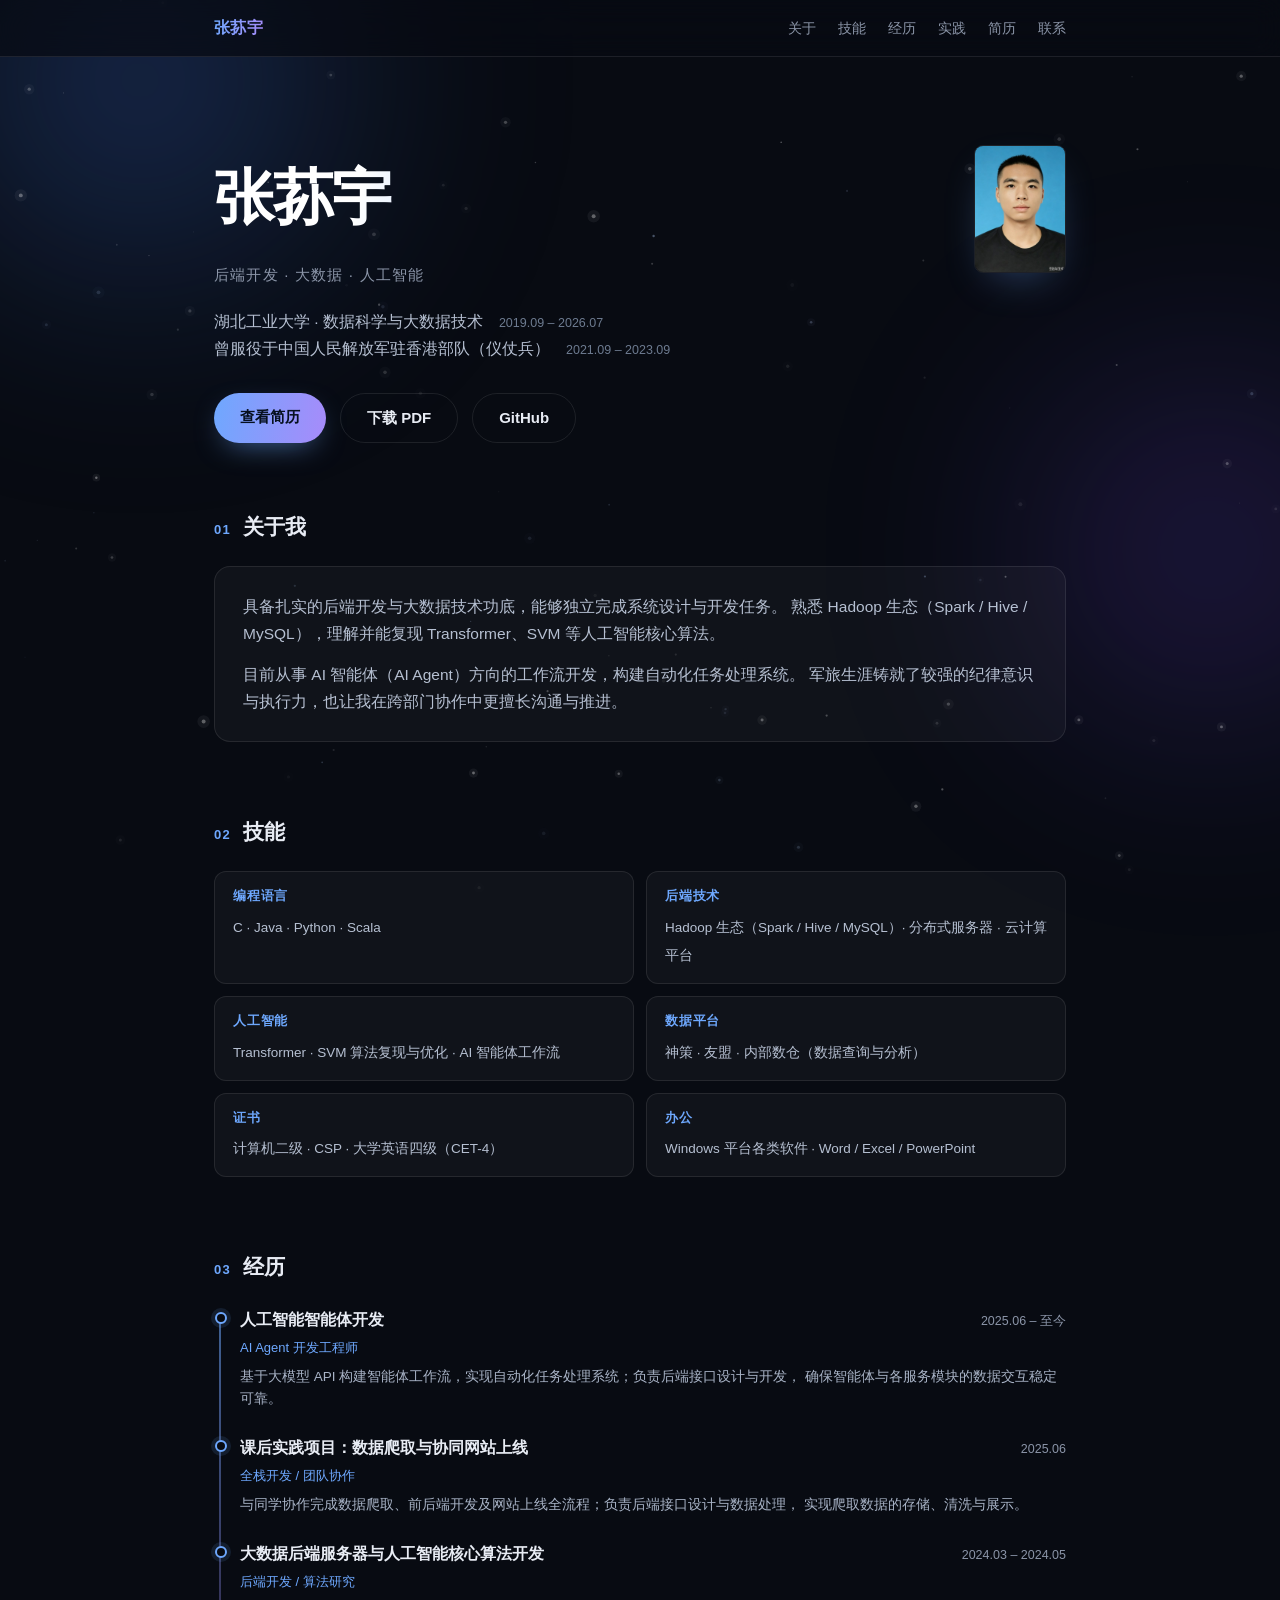
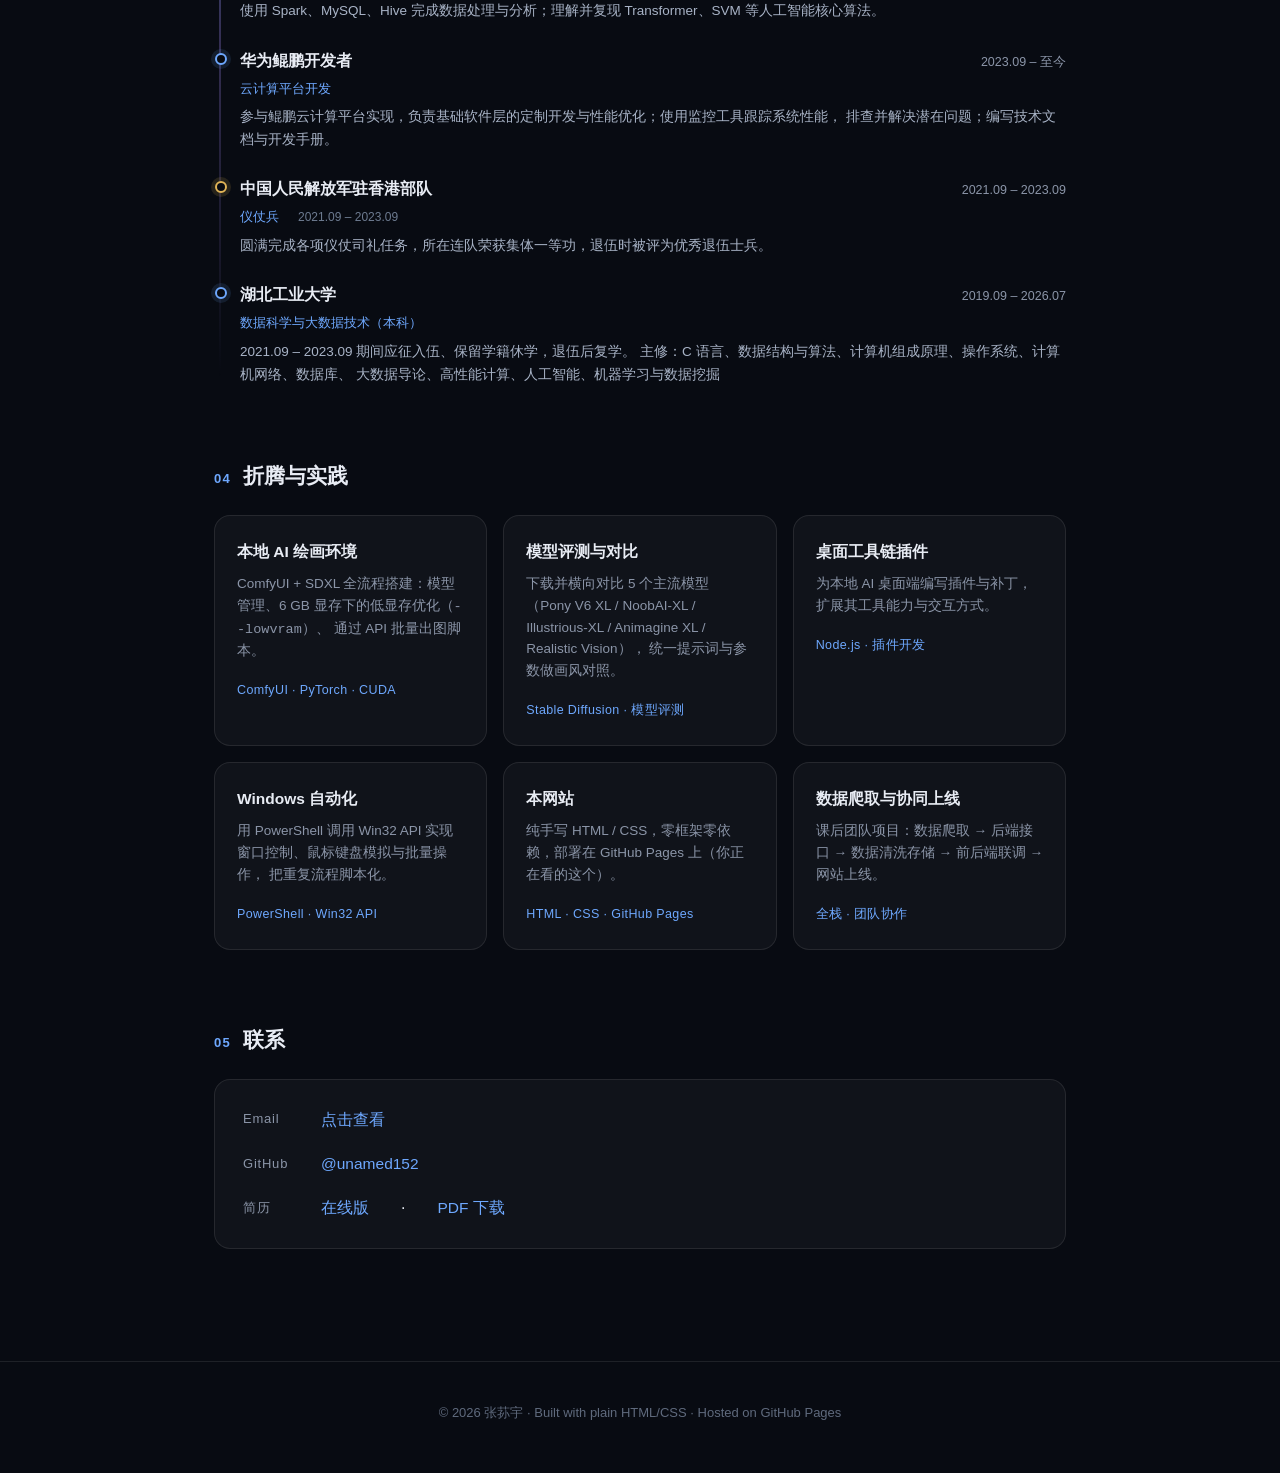
<file: index.html>
<!DOCTYPE html>
<html lang="zh-CN">
<head>
<meta charset="UTF-8">
<meta name="viewport" content="width=device-width, initial-scale=1.0">
<title>张荪宇 · 后端开发 / 大数据 / 人工智能</title>
<meta name="description" content="张荪宇的个人主页 —— 后端开发 · 大数据 · 人工智能">
<link rel="stylesheet" href="style.css?v=12">
<link rel="icon" href="data:image/svg+xml,<svg xmlns='http://www.w3.org/2000/svg' viewBox='0 0 100 100'><text y='.9em' font-size='90'>🎯</text></svg>">
</head>
<body>

<div class="glow glow-1"></div>
<div class="glow glow-2"></div>

<canvas id="stars" aria-hidden="true"></canvas>
<canvas id="fx" aria-hidden="true"></canvas>

<nav class="nav">
  <div class="nav-inner">
    <span class="brand">张荪宇</span>
    <div class="nav-links">
      <a href="#about">关于</a>
      <a href="#skills">技能</a>
      <a href="#experience">经历</a>
      <a href="#practice">实践</a>
      <a href="resume.html">简历</a>
      <a href="#contact">联系</a>
    </div>
  </div>
</nav>

<header class="hero">
  <div class="hero-head">
    <div class="hero-text">
      <h1 class="title">张荪宇</h1>
      <p class="subtitle">后端开发 · 大数据 · 人工智能</p>
      <p class="hero-desc">
        湖北工业大学 · 数据科学与大数据技术　<span class="hero-dates">2019.09 – 2026.07</span><br>
        曾服役于中国人民解放军驻香港部队（仪仗兵）　<span class="hero-dates">2021.09 – 2023.09</span>
      </p>
      <div class="hero-links">
        <a class="btn" href="resume.html">查看简历</a>
        <a class="btn ghost" href="resume.pdf" download>下载 PDF</a>
        <a class="btn ghost" href="https://github.com/unamed152" target="_blank" rel="noopener">GitHub</a>
      </div>
    </div>
    <img class="hero-photo" src="photo.jpg" alt="张荪宇">
  </div>
</header>

<main>

<section id="about" class="section">
  <h2><span class="num">01</span> 关于我</h2>
  <div class="card">
    <p>
      具备扎实的后端开发与大数据技术功底，能够独立完成系统设计与开发任务。
      熟悉 Hadoop 生态（Spark / Hive / MySQL），理解并能复现 Transformer、SVM 等人工智能核心算法。
    </p>
    <p>
      目前从事 AI 智能体（AI Agent）方向的工作流开发，构建自动化任务处理系统。
      军旅生涯铸就了较强的纪律意识与执行力，也让我在跨部门协作中更擅长沟通与推进。
    </p>
  </div>
</section>

<section id="skills" class="section">
  <h2><span class="num">02</span> 技能</h2>
  <div class="skill-grid">
    <div class="skill-item">
      <span class="skill-k">编程语言</span>
      <span class="skill-v">C · Java · Python · Scala</span>
    </div>
    <div class="skill-item">
      <span class="skill-k">后端技术</span>
      <span class="skill-v">Hadoop 生态（Spark / Hive / MySQL）· 分布式服务器 · 云计算平台</span>
    </div>
    <div class="skill-item">
      <span class="skill-k">人工智能</span>
      <span class="skill-v">Transformer · SVM 算法复现与优化 · AI 智能体工作流</span>
    </div>
    <div class="skill-item">
      <span class="skill-k">数据平台</span>
      <span class="skill-v">神策 · 友盟 · 内部数仓（数据查询与分析）</span>
    </div>
    <div class="skill-item">
      <span class="skill-k">证书</span>
      <span class="skill-v">计算机二级 · CSP · 大学英语四级（CET-4）</span>
    </div>
    <div class="skill-item">
      <span class="skill-k">办公</span>
      <span class="skill-v">Windows 平台各类软件 · Word / Excel / PowerPoint</span>
    </div>
  </div>
</section>

<section id="experience" class="section">
  <h2><span class="num">03</span> 经历</h2>

  <div class="timeline">

    <div class="tl-item">
      <div class="tl-dot"></div>
      <div class="tl-head">
        <span class="tl-title">人工智能智能体开发</span>
        <span class="tl-date">2025.06 – 至今</span>
      </div>
      <div class="tl-role">AI Agent 开发工程师</div>
      <p class="tl-desc">
        基于大模型 API 构建智能体工作流，实现自动化任务处理系统；负责后端接口设计与开发，
        确保智能体与各服务模块的数据交互稳定可靠。
      </p>
    </div>

    <div class="tl-item">
      <div class="tl-dot"></div>
      <div class="tl-head">
        <span class="tl-title">课后实践项目：数据爬取与协同网站上线</span>
        <span class="tl-date">2025.06</span>
      </div>
      <div class="tl-role">全栈开发 / 团队协作</div>
      <p class="tl-desc">
        与同学协作完成数据爬取、前后端开发及网站上线全流程；负责后端接口设计与数据处理，
        实现爬取数据的存储、清洗与展示。
      </p>
    </div>

    <div class="tl-item">
      <div class="tl-dot"></div>
      <div class="tl-head">
        <span class="tl-title">大数据后端服务器与人工智能核心算法开发</span>
        <span class="tl-date">2024.03 – 2024.05</span>
      </div>
      <div class="tl-role">后端开发 / 算法研究</div>
      <p class="tl-desc">
        使用 Spark、MySQL、Hive 完成数据处理与分析；理解并复现 Transformer、SVM 等人工智能核心算法。
      </p>
    </div>

    <div class="tl-item">
      <div class="tl-dot"></div>
      <div class="tl-head">
        <span class="tl-title">华为鲲鹏开发者</span>
        <span class="tl-date">2023.09 – 至今</span>
      </div>
      <div class="tl-role">云计算平台开发</div>
      <p class="tl-desc">
        参与鲲鹏云计算平台实现，负责基础软件层的定制开发与性能优化；使用监控工具跟踪系统性能，
        排查并解决潜在问题；编写技术文档与开发手册。
      </p>
    </div>

    <div class="tl-item tl-military">
      <div class="tl-dot"></div>
      <div class="tl-head">
        <span class="tl-title">中国人民解放军驻香港部队</span>
        <span class="tl-date">2021.09 – 2023.09</span>
      </div>
      <div class="tl-role">仪仗兵　<span class="tl-date-inline">2021.09 – 2023.09</span></div>
      <p class="tl-desc">
        圆满完成各项仪仗司礼任务，所在连队荣获<b>集体一等功</b>，退伍时被评为优秀退伍士兵。
      </p>
    </div>

    <div class="tl-item">
      <div class="tl-dot"></div>
      <div class="tl-head">
        <span class="tl-title">湖北工业大学</span>
        <span class="tl-date">2019.09 – 2026.07</span>
      </div>
      <div class="tl-role">数据科学与大数据技术（本科）</div>
      <p class="tl-desc">
        2021.09 – 2023.09 期间应征入伍、保留学籍休学，退伍后复学。
        主修：C 语言、数据结构与算法、计算机组成原理、操作系统、计算机网络、数据库、
        大数据导论、高性能计算、人工智能、机器学习与数据挖掘
      </p>
    </div>

  </div>
</section>

<section id="practice" class="section">
  <h2><span class="num">04</span> 折腾与实践</h2>
  <div class="grid">
    <div class="proj">
      <h3>本地 AI 绘画环境</h3>
      <p>
        ComfyUI + SDXL 全流程搭建：模型管理、6 GB 显存下的低显存优化（<code>--lowvram</code>）、
        通过 API 批量出图脚本。
      </p>
      <span class="proj-meta">ComfyUI · PyTorch · CUDA</span>
    </div>
    <div class="proj">
      <h3>模型评测与对比</h3>
      <p>
        下载并横向对比 5 个主流模型（Pony V6 XL / NoobAI-XL / Illustrious-XL / Animagine XL / Realistic Vision），
        统一提示词与参数做画风对照。
      </p>
      <span class="proj-meta">Stable Diffusion · 模型评测</span>
    </div>
    <div class="proj">
      <h3>桌面工具链插件</h3>
      <p>
        为本地 AI 桌面端编写插件与补丁，扩展其工具能力与交互方式。
      </p>
      <span class="proj-meta">Node.js · 插件开发</span>
    </div>
    <div class="proj">
      <h3>Windows 自动化</h3>
      <p>
        用 PowerShell 调用 Win32 API 实现窗口控制、鼠标键盘模拟与批量操作，
        把重复流程脚本化。
      </p>
      <span class="proj-meta">PowerShell · Win32 API</span>
    </div>
    <div class="proj">
      <h3>本网站</h3>
      <p>
        纯手写 HTML / CSS，零框架零依赖，部署在 GitHub Pages 上（你正在看的这个）。
      </p>
      <span class="proj-meta">HTML · CSS · GitHub Pages</span>
    </div>
    <div class="proj">
      <h3>数据爬取与协同上线</h3>
      <p>
        课后团队项目：数据爬取 → 后端接口 → 数据清洗存储 → 前后端联调 → 网站上线。
      </p>
      <span class="proj-meta">全栈 · 团队协作</span>
    </div>
  </div>
</section>

<section id="contact" class="section">
  <h2><span class="num">05</span> 联系</h2>
  <div class="card contact-card">
    <div class="contact-item">
      <span class="label">Email</span>
      <a href="#" class="reveal" data-v="MTQ2MTAzNTY4NEBxcS5jb20=" data-t="mail">点击查看</a>
    </div>
    <div class="contact-item">
      <span class="label">GitHub</span>
      <a href="https://github.com/unamed152" target="_blank" rel="noopener">@unamed152</a>
    </div>
    <div class="contact-item">
      <span class="label">简历</span>
      <a href="resume.html">在线版</a>　·　<a href="resume.pdf" download>PDF 下载</a>
    </div>
  </div>
</section>

</main>

<footer>
  <p>© <span id="year"></span> 张荪宇 · Built with plain HTML/CSS · Hosted on GitHub Pages</p>
</footer>

<script>
  document.getElementById('year').textContent = new Date().getFullYear();
  document.querySelectorAll('a[href^="#"]').forEach(function (a) {
    a.addEventListener('click', function (e) {
      var t = document.querySelector(this.getAttribute('href'));
      if (t) { e.preventDefault(); t.scrollIntoView({ behavior: 'smooth' }); }
    });
  });
  var io = new IntersectionObserver(function (es) {
    es.forEach(function (en) { if (en.isIntersecting) en.target.classList.add('in'); });
  }, { threshold: 0.12 });
  document.querySelectorAll('.section, .tl-item').forEach(function (el) { io.observe(el); });

  document.querySelectorAll('.reveal').forEach(function (el) {
    el.addEventListener('click', function (e) {
      e.preventDefault();
      if (el.hasAttribute('data-done')) return;
      var v;
      try { v = atob(el.dataset.v); } catch (err) { v = el.dataset.v || ''; }
      el.textContent = v;
      el.setAttribute('data-done', '1');
      if (el.dataset.t === 'mail') el.href = 'mailto:' + v;
    });
  });
</script>

<script src="effects.js?v=12"></script>

</body>
</html>
</file>
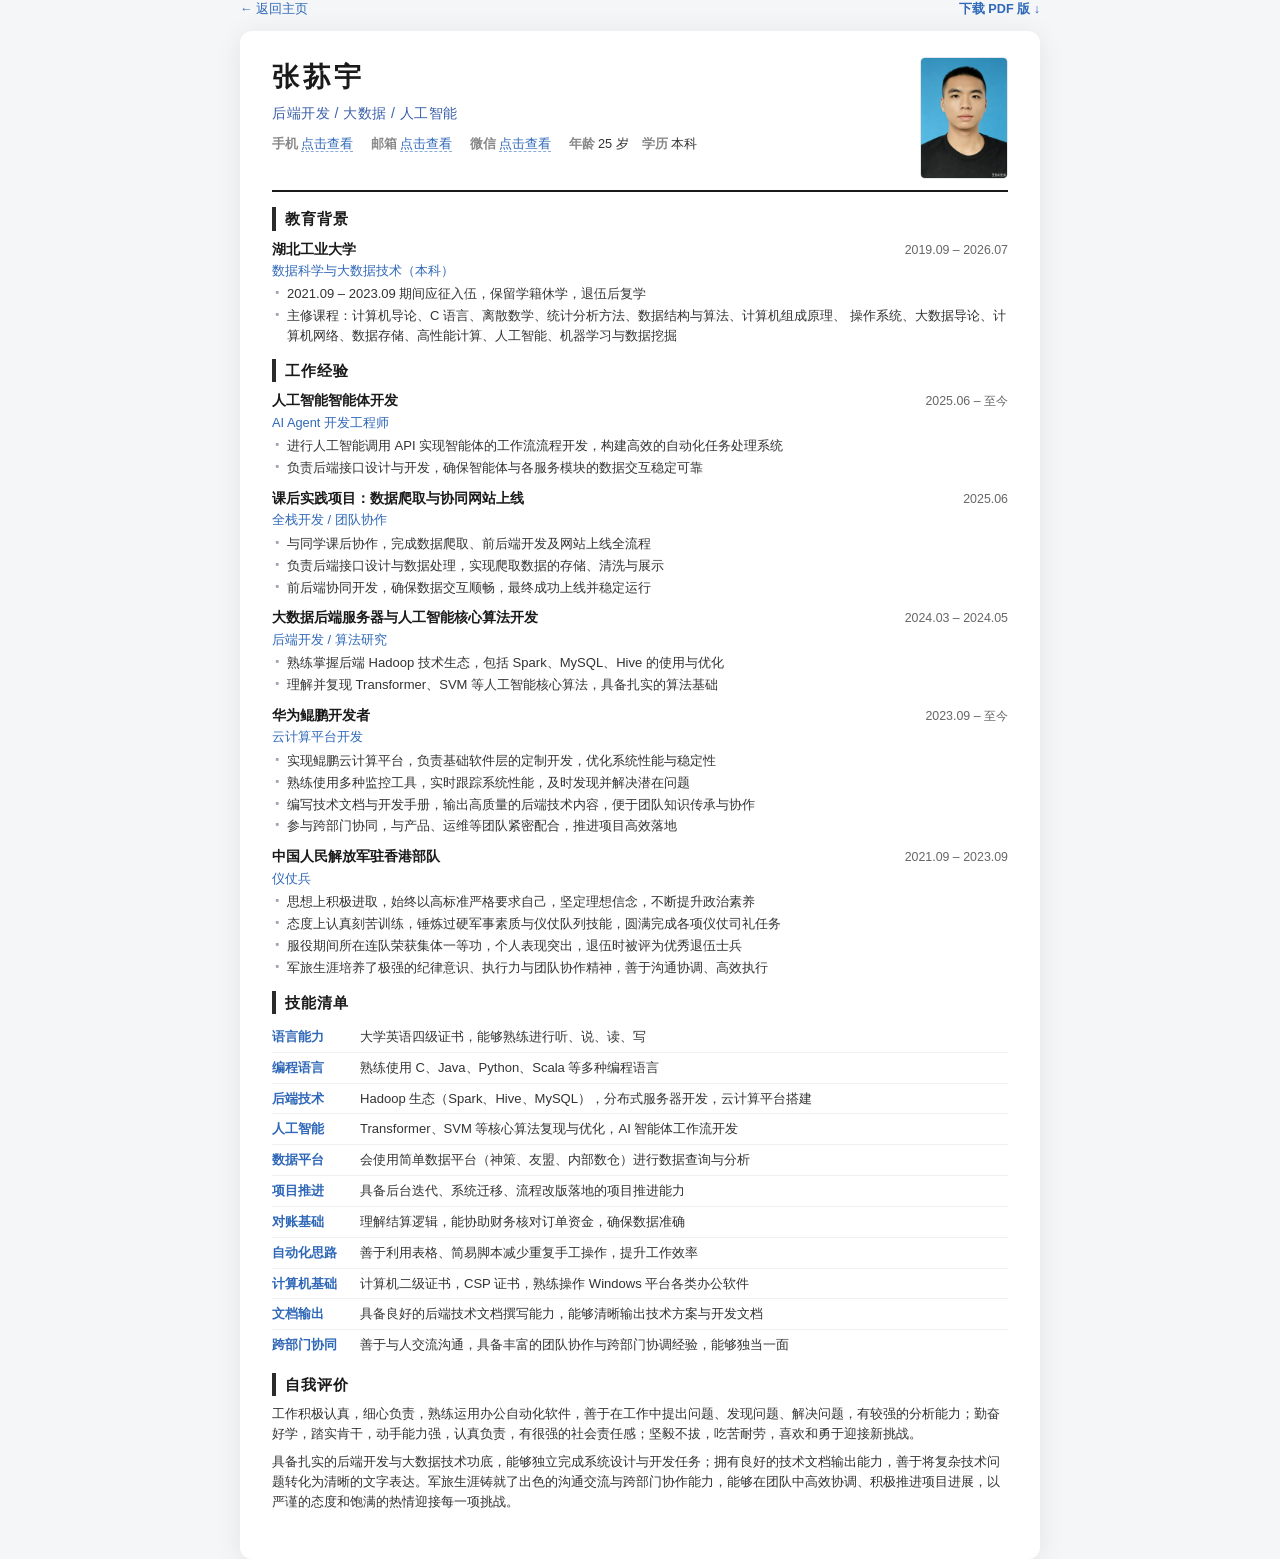
<file: resume.html>
<!DOCTYPE html>
<html lang="zh-CN">
<head>
<meta charset="UTF-8">
<meta name="viewport" content="width=device-width, initial-scale=1.0">
<title>张荪宇 - 简历</title>
<meta name="description" content="张荪宇的在线简历 · 后端开发 / 大数据 / 人工智能">
<link rel="icon" href="data:image/svg+xml,<svg xmlns='http://www.w3.org/2000/svg' viewBox='0 0 100 100'><text y='.9em' font-size='90'>📄</text></svg>">
<style>
  @page { size: A4; margin: 10mm 13mm; }
  * { margin: 0; padding: 0; box-sizing: border-box; }

  body {
    font-family: "Microsoft YaHei", "PingFang SC", "Hiragino Sans GB", sans-serif;
    font-size: 9.8pt;
    line-height: 1.52;
    color: #1a1a1a;
    background: #f5f6f8;
    -webkit-font-smoothing: antialiased;
  }

  .page {
    max-width: 800px;
    margin: 0 auto;
    background: #fff;
    padding: 26px 32px 34px;
    border-radius: 12px;
    box-shadow: 0 4px 28px rgba(0,0,0,.08);
  }

  /* 顶部 */
  header {
    display: flex;
    justify-content: space-between;
    align-items: flex-start;
    gap: 22px;
    padding-bottom: 11px;
    border-bottom: 2px solid #1a1a1a;
    margin-bottom: 15px;
  }
  .head-left { flex: 1; min-width: 0; }
  h1 {
    font-size: 20pt;
    letter-spacing: 4px;
    font-weight: 700;
    margin-bottom: 5px;
  }
  .tagline {
    font-size: 10.5pt;
    color: #3a5fa8;
    letter-spacing: .5px;
    margin-bottom: 10px;
  }
  .contact {
    display: flex;
    flex-wrap: wrap;
    gap: 4px 18px;
    font-size: 9.6pt;
    color: #333;
  }
  .contact b { color: #888; font-weight: 600; margin-right: 3px; }
  .photo {
    flex: 0 0 88px;
    width: 88px; height: 122px;
    object-fit: cover;
    border-radius: 5px;
    border: 1px solid #e2e5ea;
  }

  /* 区块 */
  section { margin-bottom: 13px; }
  h2 {
    font-size: 11.5pt;
    font-weight: 700;
    letter-spacing: 1px;
    padding-left: 9px;
    border-left: 4px solid #2b2b2b;
    margin-bottom: 8px;
  }

  /* 条目 */
  .item { margin-bottom: 10px; }
  .item:last-child { margin-bottom: 0; }
  .item-head {
    display: flex; justify-content: space-between;
    align-items: baseline; gap: 12px;
  }
  .item-title { font-weight: 700; font-size: 10.6pt; }
  .item-role { color: #2f68b8; font-size: 9.6pt; margin-top: 1px; }
  .item-date {
    color: #666; font-size: 9.3pt; white-space: nowrap;
    font-variant-numeric: tabular-nums;
  }
  .item-body { margin-top: 4px; }
  .item-body ul { list-style: none; }
  .item-body li { position: relative; padding-left: 15px; margin-top: 2px; color: #333; }
  .item-body li::before {
    content: "▪"; position: absolute; left: 3px; color: #9aa4b2; font-size: 8.5pt;
  }

  /* 技能表格 */
  .skill-table { width: 100%; border-collapse: collapse; }
  .skill-table tr { border-bottom: 1px solid #eef0f3; }
  .skill-table tr:last-child { border-bottom: none; }
  .skill-table td { padding: 5px 0; vertical-align: top; }
  .skill-table td.k {
    width: 88px;
    color: #2f68b8;
    font-weight: 600;
    padding-right: 12px;
    white-space: nowrap;
  }
  .skill-table td.v { color: #333; }

  /* 自我评价 */
  .summary p + p { margin-top: 8px; }
  .summary p { color: #333; }

  /* 联系方式防爬 */
  .reveal {
    color: #2f68b8;
    text-decoration: none;
    border-bottom: 1px dashed rgba(47,104,184,.55);
    cursor: pointer;
  }
  .reveal:hover { background: rgba(47,104,184,.08); }
  .reveal[data-done] { border-bottom: none; color: #1a1a1a; }

  /* 返回按钮 */
  .back {
    max-width: 800px; margin: 0 auto 12px;
    font-size: 9.5pt;
    display: flex; justify-content: space-between; align-items: baseline;
  }
  .back a { color: #2f68b8; text-decoration: none; }
  .back a:hover { text-decoration: underline; }
  .back .dl { font-weight: 600; }

  @media print {
    body { background: #fff; font-size: 9.5pt; }
    .page {
      max-width: none; margin: 0; padding: 0;
      border-radius: 0; box-shadow: none;
    }
    .back { display: none; }
    section { break-inside: avoid; }
    .item { break-inside: avoid; }
    .reveal { border-bottom: none; color: #1a1a1a; }
  }

  @media (max-width: 560px) {
    body { font-size: 10pt; background: #fff; }
    .page {
      padding: 18px 16px 28px;
      border-radius: 0;
      box-shadow: none;
      max-width: none;
      margin: 0;
    }
    .back { padding: 12px 16px 0; font-size: 14px; }

    header { gap: 12px; padding-bottom: 10px; margin-bottom: 13px; }
    h1 { font-size: 17pt; letter-spacing: 2px; }
    .tagline { font-size: 10pt; margin-bottom: 8px; }
    .photo { flex: 0 0 68px; width: 68px; height: 94px; border-radius: 4px; }
    .contact { gap: 3px 12px; font-size: 9.4pt; }

    h2 { font-size: 11pt; padding-left: 8px; border-left-width: 3px; margin-bottom: 7px; }

    /* 条目：标题与日期改纵向，避免挤在一行 */
    .item-head { flex-direction: column; align-items: flex-start; gap: 2px; }
    .item-title { font-size: 10.4pt; line-height: 1.5; }
    .item-date { font-size: 9.2pt; }
    .item-role { font-size: 9.6pt; }
    .item-body li { font-size: 9.8pt; padding-left: 13px; line-height: 1.62; }

    /* 技能表格：标签列收窄，描述允许换行 */
    .skill-table td { padding: 5px 0; }
    .skill-table td.k { width: 62px; font-size: 9.4pt; padding-right: 8px; }
    .skill-table td.v { font-size: 9.6pt; line-height: 1.6; }

    .summary p { font-size: 9.8pt; line-height: 1.7; }
    .summary p + p { margin-top: 7px; }
  }

  @media (max-width: 380px) {
    .page { padding: 14px 12px 24px; }
    .back { padding: 10px 12px 0; }
    .photo { flex: 0 0 58px; width: 58px; height: 80px; }
    .skill-table td.k { width: 54px; font-size: 9.2pt; }
  }
</style>
</head>
<body>

<div class="back">
  <a href="index.html">← 返回主页</a>
  <a class="dl" href="resume.pdf" download>下载 PDF 版 ↓</a>
</div>

<div class="page">

  <header>
    <div class="head-left">
      <h1>张荪宇</h1>
      <div class="tagline">后端开发 / 大数据 / 人工智能</div>
      <div class="contact">
        <span><b>手机</b><a href="#" class="reveal" data-v="MTgwMDg2NTI2MjE=" data-t="tel">点击查看</a></span>
        <span><b>邮箱</b><a href="#" class="reveal" data-v="MTQ2MTAzNTY4NEBxcS5jb20=" data-t="mail">点击查看</a></span>
        <span><b>微信</b><a href="#" class="reveal" data-v="enN5MTQ2MTAzNTY4NA==" data-t="text">点击查看</a></span>
        <span><b>年龄</b>25 岁　<b>学历</b>本科</span>
      </div>
    </div>
    <img class="photo" src="photo.jpg" alt="证件照">
  </header>

  <section>
    <h2>教育背景</h2>
    <div class="item">
      <div class="item-head">
        <div>
          <span class="item-title">湖北工业大学</span>
        </div>
        <div class="item-date">2019.09 – 2026.07</div>
      </div>
      <div class="item-role">数据科学与大数据技术（本科）</div>
      <div class="item-body">
        <ul>
          <li>2021.09 – 2023.09 期间应征入伍，保留学籍休学，退伍后复学</li>
          <li>主修课程：计算机导论、C 语言、离散数学、统计分析方法、数据结构与算法、计算机组成原理、
              操作系统、大数据导论、计算机网络、数据存储、高性能计算、人工智能、机器学习与数据挖掘</li>
        </ul>
      </div>
    </div>
  </section>

  <section>
    <h2>工作经验</h2>

    <div class="item">
      <div class="item-head">
        <div><span class="item-title">人工智能智能体开发</span></div>
        <div class="item-date">2025.06 – 至今</div>
      </div>
      <div class="item-role">AI Agent 开发工程师</div>
      <div class="item-body">
        <ul>
          <li>进行人工智能调用 API 实现智能体的工作流流程开发，构建高效的自动化任务处理系统</li>
          <li>负责后端接口设计与开发，确保智能体与各服务模块的数据交互稳定可靠</li>
        </ul>
      </div>
    </div>

    <div class="item">
      <div class="item-head">
        <div><span class="item-title">课后实践项目：数据爬取与协同网站上线</span></div>
        <div class="item-date">2025.06</div>
      </div>
      <div class="item-role">全栈开发 / 团队协作</div>
      <div class="item-body">
        <ul>
          <li>与同学课后协作，完成数据爬取、前后端开发及网站上线全流程</li>
          <li>负责后端接口设计与数据处理，实现爬取数据的存储、清洗与展示</li>
          <li>前后端协同开发，确保数据交互顺畅，最终成功上线并稳定运行</li>
        </ul>
      </div>
    </div>

    <div class="item">
      <div class="item-head">
        <div><span class="item-title">大数据后端服务器与人工智能核心算法开发</span></div>
        <div class="item-date">2024.03 – 2024.05</div>
      </div>
      <div class="item-role">后端开发 / 算法研究</div>
      <div class="item-body">
        <ul>
          <li>熟练掌握后端 Hadoop 技术生态，包括 Spark、MySQL、Hive 的使用与优化</li>
          <li>理解并复现 Transformer、SVM 等人工智能核心算法，具备扎实的算法基础</li>
        </ul>
      </div>
    </div>

    <div class="item">
      <div class="item-head">
        <div><span class="item-title">华为鲲鹏开发者</span></div>
        <div class="item-date">2023.09 – 至今</div>
      </div>
      <div class="item-role">云计算平台开发</div>
      <div class="item-body">
        <ul>
          <li>实现鲲鹏云计算平台，负责基础软件层的定制开发，优化系统性能与稳定性</li>
          <li>熟练使用多种监控工具，实时跟踪系统性能，及时发现并解决潜在问题</li>
          <li>编写技术文档与开发手册，输出高质量的后端技术内容，便于团队知识传承与协作</li>
          <li>参与跨部门协同，与产品、运维等团队紧密配合，推进项目高效落地</li>
        </ul>
      </div>
    </div>

    <div class="item">
      <div class="item-head">
        <div><span class="item-title">中国人民解放军驻香港部队</span></div>
        <div class="item-date">2021.09 – 2023.09</div>
      </div>
      <div class="item-role">仪仗兵</div>
      <div class="item-body">
        <ul>
          <li>思想上积极进取，始终以高标准严格要求自己，坚定理想信念，不断提升政治素养</li>
          <li>态度上认真刻苦训练，锤炼过硬军事素质与仪仗队列技能，圆满完成各项仪仗司礼任务</li>
          <li>服役期间所在连队荣获集体一等功，个人表现突出，退伍时被评为优秀退伍士兵</li>
          <li>军旅生涯培养了极强的纪律意识、执行力与团队协作精神，善于沟通协调、高效执行</li>
        </ul>
      </div>
    </div>
  </section>

  <section>
    <h2>技能清单</h2>
    <table class="skill-table">
      <tr><td class="k">语言能力</td><td class="v">大学英语四级证书，能够熟练进行听、说、读、写</td></tr>
      <tr><td class="k">编程语言</td><td class="v">熟练使用 C、Java、Python、Scala 等多种编程语言</td></tr>
      <tr><td class="k">后端技术</td><td class="v">Hadoop 生态（Spark、Hive、MySQL），分布式服务器开发，云计算平台搭建</td></tr>
      <tr><td class="k">人工智能</td><td class="v">Transformer、SVM 等核心算法复现与优化，AI 智能体工作流开发</td></tr>
      <tr><td class="k">数据平台</td><td class="v">会使用简单数据平台（神策、友盟、内部数仓）进行数据查询与分析</td></tr>
      <tr><td class="k">项目推进</td><td class="v">具备后台迭代、系统迁移、流程改版落地的项目推进能力</td></tr>
      <tr><td class="k">对账基础</td><td class="v">理解结算逻辑，能协助财务核对订单资金，确保数据准确</td></tr>
      <tr><td class="k">自动化思路</td><td class="v">善于利用表格、简易脚本减少重复手工操作，提升工作效率</td></tr>
      <tr><td class="k">计算机基础</td><td class="v">计算机二级证书，CSP 证书，熟练操作 Windows 平台各类办公软件</td></tr>
      <tr><td class="k">文档输出</td><td class="v">具备良好的后端技术文档撰写能力，能够清晰输出技术方案与开发文档</td></tr>
      <tr><td class="k">跨部门协同</td><td class="v">善于与人交流沟通，具备丰富的团队协作与跨部门协调经验，能够独当一面</td></tr>
    </table>
  </section>

  <section class="summary">
    <h2>自我评价</h2>
    <p>工作积极认真，细心负责，熟练运用办公自动化软件，善于在工作中提出问题、发现问题、解决问题，有较强的分析能力；勤奋好学，踏实肯干，动手能力强，认真负责，有很强的社会责任感；坚毅不拔，吃苦耐劳，喜欢和勇于迎接新挑战。</p>
    <p>具备扎实的后端开发与大数据技术功底，能够独立完成系统设计与开发任务；拥有良好的技术文档输出能力，善于将复杂技术问题转化为清晰的文字表达。军旅生涯铸就了出色的沟通交流与跨部门协作能力，能够在团队中高效协调、积极推进项目进展，以严谨的态度和饱满的热情迎接每一项挑战。</p>
  </section>

</div>

<script>
(function () {
  function reveal(el) {
    if (el.hasAttribute('data-done')) return;
    var v;
    try { v = atob(el.dataset.v); } catch (err) { v = el.dataset.v || ''; }
    el.textContent = v;
    el.setAttribute('data-done', '1');
    var t = el.dataset.t;
    if (t === 'tel') { el.href = 'tel:' + v; }
    else if (t === 'mail') { el.href = 'mailto:' + v; }
    else { el.removeAttribute('href'); }
  }

  // 网页：点击才揭示
  document.querySelectorAll('.reveal').forEach(function (el) {
    el.addEventListener('click', function (e) {
      e.preventDefault();
      reveal(el);
    });
  });

  // 打印 / 存 PDF：自动全部展开成明文
  function expandAll() {
    document.querySelectorAll('.reveal').forEach(reveal);
  }
  window.addEventListener('beforeprint', expandAll);
  if (window.matchMedia) {
    try {
      window.matchMedia('print').addEventListener('change', function (m) {
        if (m.matches) expandAll();
      });
    } catch (e) { /* 老浏览器忽略 */ }
  }
})();
</script>

</body>
</html>
</file>
<file: style.css>
:root {
  --bg: #080b12;
  --bg-2: #0d1220;
  --card: rgba(255, 255, 255, 0.035);
  --card-hover: rgba(255, 255, 255, 0.06);
  --border: rgba(255, 255, 255, 0.09);
  --text: #e8ecf4;
  --text-dim: #8b95a8;
  --accent: #6ea8fe;
  --accent-2: #a78bfa;
  --radius: 16px;
}

* { margin: 0; padding: 0; box-sizing: border-box; }

html { scroll-behavior: smooth; }

body {
  background: var(--bg);
  color: var(--text);
  font-family: -apple-system, BlinkMacSystemFont, "Segoe UI", "Microsoft YaHei",
               "PingFang SC", "Hiragino Sans GB", sans-serif;
  line-height: 1.75;
  -webkit-font-smoothing: antialiased;
  overflow-x: hidden;
}

/* 背景光晕 */
.glow {
  position: fixed;
  border-radius: 50%;
  filter: blur(120px);
  opacity: 0.5;
  pointer-events: none;
  z-index: 0;
}
.glow-1 {
  width: 520px; height: 520px;
  background: radial-gradient(circle, #3b6fd4 0%, transparent 70%);
  top: -180px; left: -120px;
}
.glow-2 {
  width: 460px; height: 460px;
  background: radial-gradient(circle, #7c4dff 0%, transparent 70%);
  top: 320px; right: -160px;
  opacity: 0.35;
}

/* 导航 */
.nav {
  position: sticky;
  top: 0;
  z-index: 50;
  backdrop-filter: blur(14px);
  -webkit-backdrop-filter: blur(14px);
  background: rgba(8, 11, 18, 0.72);
  border-bottom: 1px solid var(--border);
}
.nav-inner {
  max-width: 900px;
  margin: 0 auto;
  padding: 14px 24px;
  display: flex;
  align-items: center;
  justify-content: space-between;
}
.brand {
  font-weight: 700;
  letter-spacing: 0.02em;
  background: linear-gradient(100deg, var(--accent), var(--accent-2));
  -webkit-background-clip: text;
  background-clip: text;
  color: transparent;
}
.nav-links { display: flex; gap: 22px; }
.nav-links a {
  color: var(--text-dim);
  text-decoration: none;
  font-size: 14px;
  transition: color 0.2s;
}
.nav-links a:hover { color: var(--text); }

/* Hero */
.hero {
  position: relative;
  z-index: 1;
  max-width: 900px;
  margin: 0 auto;
  padding: 88px 24px 66px;
  text-align: left;
}
/* 头部：左文字 + 右上角照片 */
.hero-head {
  display: flex;
  justify-content: space-between;
  align-items: flex-start;
  gap: 22px;
}
.hero-text { flex: 1; min-width: 0; }
.avatar {
  width: 92px; height: 92px;
  margin: 0 auto 24px;
  display: grid;
  place-items: center;
  font-size: 44px;
  border-radius: 28px;
  background: linear-gradient(140deg, rgba(110,168,254,0.18), rgba(167,139,250,0.18));
  border: 1px solid var(--border);
  box-shadow: 0 20px 60px -20px rgba(110,168,254,0.45);
}
.title {
  font-size: clamp(38px, 7vw, 60px);
  font-weight: 800;
  letter-spacing: -0.02em;
  background: linear-gradient(100deg, #fff 20%, var(--accent) 60%, var(--accent-2) 95%);
  -webkit-background-clip: text;
  background-clip: text;
  color: transparent;
  margin-bottom: 12px;
}
.subtitle {
  color: var(--text-dim);
  font-size: 15px;
  letter-spacing: 0.08em;
  margin-bottom: 20px;
}
.hero-desc {
  max-width: 640px;
  margin: 0 0 30px;
  color: #b6c0d2;
  font-size: 15.5px;
}
.hero-links { display: flex; gap: 14px; flex-wrap: wrap; }

.btn {
  display: inline-block;
  padding: 11px 26px;
  border-radius: 999px;
  text-decoration: none;
  font-size: 15px;
  font-weight: 600;
  color: #06101f;
  background: linear-gradient(100deg, var(--accent), var(--accent-2));
  transition: transform 0.18s, box-shadow 0.18s;
  box-shadow: 0 10px 30px -12px rgba(110,168,254,0.7);
}
.btn:hover { transform: translateY(-2px); box-shadow: 0 16px 40px -12px rgba(110,168,254,0.85); }
.btn.ghost {
  background: transparent;
  color: var(--text);
  border: 1px solid var(--border);
  box-shadow: none;
}
.btn.ghost:hover { background: var(--card-hover); }

/* 区块 */
main { position: relative; z-index: 1; max-width: 900px; margin: 0 auto; padding: 0 24px 40px; }

/* ===== 全屏背景星星（闪烁，内容之下，不碍阅读）===== */
#stars {
  position: fixed;
  inset: 0;
  width: 100%;
  height: 100%;
  z-index: 0;
  pointer-events: none;
}

/* ===== 右侧束带 + 粒子（左起内容右边缘 → 右至屏幕最右）===== */
#fx {
  position: fixed;
  top: 0;
  left: calc(50% + 446px);
  right: 0;
  height: 100vh;
  z-index: 2147483646;
  pointer-events: none;
}
/* 视口不足时隐藏（内容区 900px + 两侧空间）*/
@media (max-width: 1024px) {
  #fx { display: none; }
}

/* ===== 滚动动效 ===== */
.section {
  margin-bottom: 72px;
  opacity: 0;
  transform: translateY(26px);
  transition: opacity .72s cubic-bezier(.22, .61, .36, 1),
              transform .72s cubic-bezier(.22, .61, .36, 1);
  will-change: opacity, transform;
}
.section.in { opacity: 1; transform: none; }

.section h2 {
  font-size: 21px;
  font-weight: 700;
  margin-bottom: 20px;
  display: flex;
  align-items: baseline;
  gap: 12px;
}
.num {
  font-size: 13px;
  font-weight: 600;
  color: var(--accent);
  font-variant-numeric: tabular-nums;
  letter-spacing: 0.1em;
}

.card {
  background: var(--card);
  border: 1px solid var(--border);
  border-radius: var(--radius);
  padding: 26px 28px;
  backdrop-filter: blur(10px);
  -webkit-backdrop-filter: blur(10px);
}
.card p + p { margin-top: 14px; }
.card p { color: #b6c0d2; font-size: 15.5px; }

/* 技能标签 */
.tags { display: flex; flex-wrap: wrap; gap: 10px; }
.tag {
  padding: 7px 15px;
  font-size: 13.5px;
  border-radius: 999px;
  color: #c4cde0;
  background: var(--card);
  border: 1px solid var(--border);
  transition: background 0.2s, transform 0.2s, border-color 0.2s;
}
.tag:hover {
  background: var(--card-hover);
  border-color: rgba(110,168,254,0.45);
  transform: translateY(-2px);
}

/* 项目卡片 */
.grid {
  display: grid;
  grid-template-columns: repeat(auto-fit, minmax(240px, 1fr));
  gap: 16px;
}
.proj {
  display: block;
  text-decoration: none;
  color: inherit;
  background: var(--card);
  border: 1px solid var(--border);
  border-radius: var(--radius);
  padding: 22px;
  transition: transform 0.2s, border-color 0.2s, background 0.2s;
}
.proj:hover {
  transform: translateY(-4px);
  border-color: rgba(110,168,254,0.5);
  background: var(--card-hover);
}
.proj h3 { font-size: 15.5px; margin-bottom: 8px; }
.proj p { font-size: 13.5px; color: var(--text-dim); line-height: 1.62; margin-bottom: 13px; }
.proj-meta {
  font-size: 12.5px;
  color: var(--accent);
  letter-spacing: 0.03em;
}

/* 联系 */
.contact-card { display: flex; flex-direction: column; gap: 16px; }
.contact-item { display: flex; align-items: center; gap: 16px; flex-wrap: wrap; }
.contact-item .label {
  font-size: 13px;
  color: var(--text-dim);
  min-width: 62px;
  letter-spacing: 0.06em;
}
.contact-item a {
  color: var(--accent);
  text-decoration: none;
  font-size: 15.5px;
  border-bottom: 1px solid transparent;
  transition: border-color 0.2s;
}
.contact-item a:hover { border-color: var(--accent); }

/* 联系方式防爬：默认密文按钮，点击揭示 */
.reveal {
  color: var(--accent);
  text-decoration: none;
  border-bottom: 1px dashed rgba(110, 168, 254, 0.5);
  cursor: pointer;
}
.reveal:hover { background: rgba(110, 168, 254, 0.1); }
.reveal[data-done] { border-bottom: none; }

footer {
  position: relative;
  z-index: 1;
  text-align: center;
  padding: 40px 24px 48px;
  color: #5f6a7d;
  font-size: 13px;
  border-top: 1px solid var(--border);
}

@media (max-width: 600px) {
  .nav-links { gap: 15px; }
  .nav-links a { font-size: 13px; }
  .hero { padding: 68px 20px 56px; }
  main { padding: 0 20px 32px; }
  .card { padding: 22px; }
}

/* ===== Hero 头像（右上角，小尺寸）===== */
.hero-photo {
  flex: 0 0 92px;
  width: 92px;
  height: 128px;
  object-fit: cover;
  border-radius: 9px;
  border: 1px solid var(--border);
  box-shadow: 0 16px 44px -18px rgba(110, 168, 254, 0.45);
}
.hero-dates {
  font-size: 12.5px;
  color: #6d7b90;
  font-variant-numeric: tabular-nums;
}

/* ===== 技能网格 ===== */
.skill-grid {
  display: grid;
  grid-template-columns: repeat(auto-fit, minmax(300px, 1fr));
  gap: 12px;
}
.skill-item {
  background: var(--card);
  border: 1px solid var(--border);
  border-radius: 12px;
  padding: 14px 18px;
  transition: border-color .2s, background .2s, transform .2s;
}
.skill-item:hover {
  border-color: rgba(110, 168, 254, 0.45);
  background: var(--card-hover);
  transform: translateY(-2px);
}
.skill-k {
  display: block;
  font-size: 12.5px;
  color: var(--accent);
  font-weight: 600;
  letter-spacing: .06em;
  margin-bottom: 5px;
}
.skill-v {
  font-size: 13.5px;
  color: #b6c0d2;
  line-height: 1.58;
}

/* ===== 经历时间线 ===== */
.timeline { position: relative; padding-left: 26px; }
.timeline::before {
  content: "";
  position: absolute;
  left: 5px; top: 8px; bottom: 8px;
  width: 2px;
  background: linear-gradient(180deg,
              rgba(110, 168, 254, 0.55),
              rgba(167, 139, 250, 0.28),
              transparent);
}
.tl-item {
  position: relative;
  margin-bottom: 24px;
  opacity: 0;
  transform: translateY(22px) scale(.985);
  transition: opacity .58s cubic-bezier(.22, .61, .36, 1),
              transform .58s cubic-bezier(.22, .61, .36, 1);
}
.tl-item.in { opacity: 1; transform: none; }
.tl-item:last-child { margin-bottom: 0; }
.tl-dot {
  position: absolute;
  left: -25px; top: 6px;
  width: 12px; height: 12px;
  border-radius: 50%;
  background: var(--bg);
  border: 2px solid var(--accent);
  box-shadow: 0 0 0 4px rgba(110, 168, 254, 0.12);
}
.tl-military .tl-dot {
  border-color: #e0b457;
  box-shadow: 0 0 0 4px rgba(224, 180, 87, 0.14);
}
.tl-head {
  display: flex; justify-content: space-between;
  align-items: baseline; gap: 14px; flex-wrap: wrap;
}
.tl-title { font-size: 16px; font-weight: 600; color: var(--text); }
.tl-date {
  font-size: 12.5px;
  color: var(--text-dim);
  white-space: nowrap;
  font-variant-numeric: tabular-nums;
}
.tl-role { font-size: 13px; color: var(--accent); margin: 3px 0 6px; }
.tl-date-inline {
  font-size: 12px;
  color: #6d7b90;
  margin-left: 6px;
  font-variant-numeric: tabular-nums;
}
.tl-desc { font-size: 13.5px; color: #a8b3c6; line-height: 1.66; }
.tl-desc b { font-weight: inherit; color: inherit; }

@media (max-width: 600px) {
  .hero-photo { width: 88px; height: 117px; }
  .skill-grid { grid-template-columns: 1fr; }
  .tl-head { gap: 4px; }
  .tl-date { font-size: 12px; }
}

/* ===== 移动端优化 ===== */
@media (max-width: 640px) {
  /* 导航：品牌固定、链接可横向滚动，避免挤压 */
  .nav-inner {
    padding: 12px 16px;
    gap: 12px;
  }
  .brand { flex: 0 0 auto; font-size: 14.5px; }
  .nav-links {
    gap: 15px;
    overflow-x: auto;
    -webkit-overflow-scrolling: touch;
    scrollbar-width: none;
    padding: 2px 0;
  }
  .nav-links::-webkit-scrollbar { display: none; }
  .nav-links a { font-size: 13.5px; white-space: nowrap; }

  /* Hero */
  .hero { padding: 46px 18px 40px; }
  .hero-head { gap: 13px; }
  .hero-photo {
    flex: 0 0 74px;
    width: 74px; height: 103px;
    border-radius: 7px;
  }
  .title {
    font-size: clamp(28px, 10.5vw, 40px);
    letter-spacing: -0.01em;
    margin-bottom: 8px;
  }
  .subtitle { font-size: 13.5px; letter-spacing: .03em; margin-bottom: 14px; }
  .hero-desc { font-size: 13.5px; line-height: 1.7; margin-bottom: 20px; max-width: none; }
  .hero-dates { font-size: 11.5px; }
  .hero-links { gap: 9px; }
  .btn {
    padding: 11px 22px;
    font-size: 14.5px;
    min-height: 44px;           /* 触摸目标 */
    display: inline-flex;
    align-items: center;
  }

  /* 区块 */
  main { padding: 0 16px 32px; }
  .section { margin-bottom: 46px; }
  .section h2 { font-size: 17.5px; gap: 9px; }
  .num { font-size: 12px; }

  /* 卡片 */
  .card { padding: 18px; border-radius: 14px; }
  .card p { font-size: 15px; line-height: 1.72; }

  /* 技能：强制单列（minmax(300px) 在窄屏会溢出）*/
  .skill-grid { grid-template-columns: 1fr; gap: 10px; }
  .skill-item { padding: 13px 16px; }
  .skill-v { font-size: 14px; }

  /* 实践卡片：单列 */
  .grid { grid-template-columns: 1fr; gap: 12px; }
  .proj { padding: 18px; }
  .proj h3 { font-size: 15.5px; }
  .proj p { font-size: 14px; }

  /* 时间线：标题与日期纵向排列，避免挤在一行 */
  .timeline { padding-left: 21px; }
  .tl-item { margin-bottom: 20px; }
  .tl-head {
    flex-direction: column;
    align-items: flex-start;
    gap: 3px;
  }
  .tl-title { font-size: 15.5px; line-height: 1.5; }
  .tl-date { font-size: 12.5px; }
  .tl-role { font-size: 13px; margin: 4px 0 6px; }
  .tl-desc { font-size: 14.5px; line-height: 1.72; }
  .tl-dot { left: -21px; top: 5px; width: 11px; height: 11px; }

  /* 联系 */
  .contact-card { gap: 14px; }
  .contact-item { gap: 10px; }
  .contact-item .label { min-width: 52px; font-size: 12.5px; }
  .contact-item a { font-size: 15px; }

  footer { padding: 30px 18px 38px; font-size: 12px; line-height: 1.7; }
}

/* 更窄的屏（iPhone SE 之类）*/
@media (max-width: 380px) {
  .hero { padding: 44px 14px 38px; }
  main { padding: 0 14px 28px; }
  .nav-links { gap: 12px; }
  .nav-links a { font-size: 13px; }
  .skill-item { padding: 12px 14px; }
  .proj { padding: 16px; }
}

@media (prefers-reduced-motion: reduce) {
  * { animation: none !important; transition: none !important; }
  html { scroll-behavior: auto; }
}
</file>
